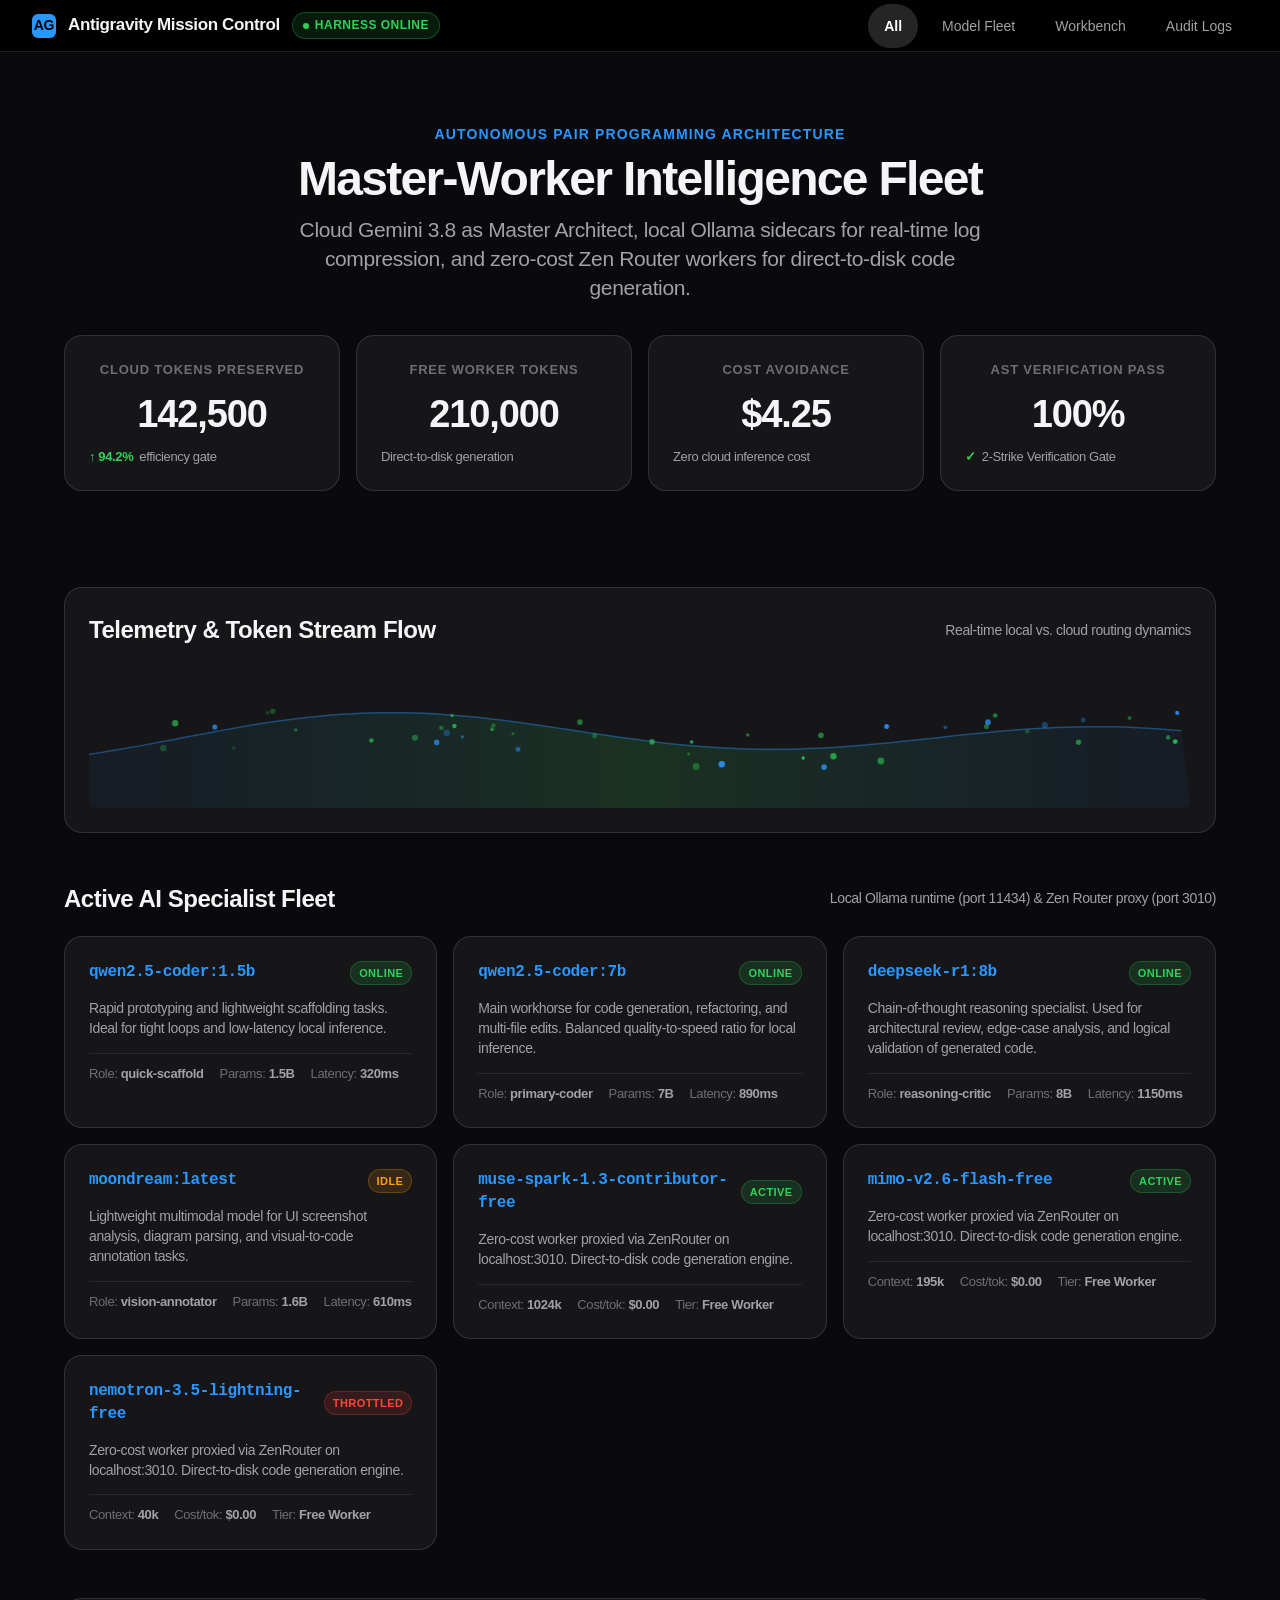
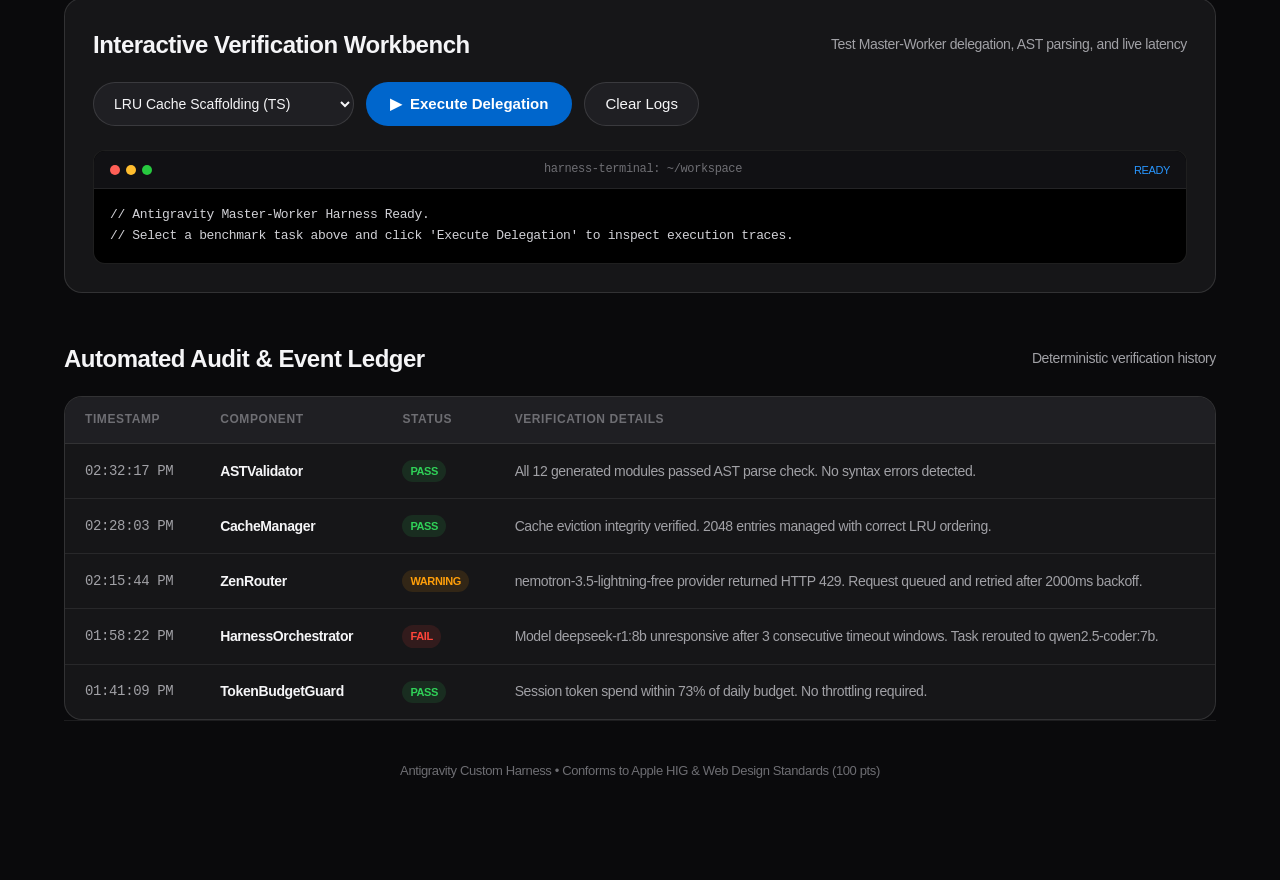
<file: harness-ui/index.html>
<!DOCTYPE html>
<html lang="en">
<head>
  <meta charset="UTF-8">
  <meta name="viewport" content="width=device-width, initial-scale=1.0">
  <title>Antigravity Mission Control — Harness Dashboard</title>
  <link rel="stylesheet" href="style.css">
</head>
<body>

  <!-- 1. Apple Frosted Global Navigation -->
  <header class="global-nav" role="banner">
    <div class="nav-brand">
      <div class="nav-logo" aria-hidden="true">AG</div>
      <span class="nav-title">Antigravity Mission Control</span>
      <div class="nav-badge" aria-label="System status online">
        <span class="pulse-dot"></span>
        <span>Harness Online</span>
      </div>
    </div>
    <nav class="nav-links" aria-label="Dashboard sections">
      <button class="nav-tab-btn active" data-tab="all" aria-label="Show all sections">All</button>
      <button class="nav-tab-btn" data-tab="fleet" aria-label="Show model fleet">Model Fleet</button>
      <button class="nav-tab-btn" data-tab="workbench" aria-label="Show interactive workbench">Workbench</button>
      <button class="nav-tab-btn" data-tab="audit" aria-label="Show audit logs">Audit Logs</button>
    </nav>
  </header>

  <!-- 2. Main Dashboard Content -->
  <main class="main-wrapper" role="main">

    <!-- Hero Section -->
    <section class="hero-section">
      <p class="hero-eyebrow">Autonomous Pair Programming Architecture</p>
      <h1 class="hero-headline">Master-Worker Intelligence Fleet</h1>
      <p class="hero-subhead">
        Cloud Gemini 3.8 as Master Architect, local Ollama sidecars for real-time log compression, and zero-cost Zen Router workers for direct-to-disk code generation.
      </p>

      <!-- Key Metrics HUD -->
      <div class="metrics-grid" id="metricsGrid" aria-label="Key Performance Indicators">
        <div class="metric-card">
          <span class="metric-label">Cloud Tokens Preserved</span>
          <span class="metric-value" id="cloudTokensCount">142,500</span>
          <span class="metric-subtext"><span class="metric-pill-green">↑ 94.2%</span> efficiency gate</span>
        </div>
        <div class="metric-card">
          <span class="metric-label">Free Worker Tokens</span>
          <span class="metric-value" id="workerTokensCount">210,000</span>
          <span class="metric-subtext">Direct-to-disk generation</span>
        </div>
        <div class="metric-card">
          <span class="metric-label">Cost Avoidance</span>
          <span class="metric-value" id="costAvoidedCount">$4.25</span>
          <span class="metric-subtext">Zero cloud inference cost</span>
        </div>
        <div class="metric-card">
          <span class="metric-label">AST Verification Pass</span>
          <span class="metric-value" id="astPassRate">100%</span>
          <span class="metric-subtext"><span class="metric-pill-green">✓</span> 2-Strike Verification Gate</span>
        </div>
      </div>
    </section>

    <!-- Token Flow Visualization Canvas -->
    <section class="canvas-container" aria-label="Real-time token flow stream">
      <div class="section-header">
        <h2 class="section-title">Telemetry & Token Stream Flow</h2>
        <span class="section-subtitle">Real-time local vs. cloud routing dynamics</span>
      </div>
      <canvas id="tokenFlowCanvas" width="1152" height="140"></canvas>
    </section>

    <!-- Fleet Status Section -->
    <section class="fleet-section" id="fleetSection">
      <div class="section-header">
        <h2 class="section-title">Active AI Specialist Fleet</h2>
        <span class="section-subtitle">Local Ollama runtime (port 11434) &amp; Zen Router proxy (port 3010)</span>
      </div>
      <div class="cards-grid" id="fleetCardsGrid">
        <!-- Injected dynamically via app.js -->
      </div>
    </section>

    <!-- Interactive Testing Workbench -->
    <section class="workbench-panel" id="workbenchSection">
      <div class="section-header">
        <h2 class="section-title">Interactive Verification Workbench</h2>
        <span class="section-subtitle">Test Master-Worker delegation, AST parsing, and live latency</span>
      </div>

      <div class="workbench-controls">
        <label for="benchmarkSelect" class="visually-hidden" style="display:none;">Select Benchmark Scenario</label>
        <select id="benchmarkSelect" class="apple-select" aria-label="Select benchmark task">
          <option value="lru">LRU Cache Scaffolding (TS)</option>
          <option value="pydantic">Pydantic Schemas (Python)</option>
          <option value="regex">Regex Extractor Tests (Bun)</option>
          <option value="audit">Adversarial Race-Condition Audit</option>
        </select>

        <button id="runBenchmarkBtn" class="apple-btn-primary" aria-label="Run live benchmark">
          <span aria-hidden="true">▶</span>
          <span>Execute Delegation</span>
        </button>

        <button id="clearConsoleBtn" class="apple-btn-secondary" aria-label="Clear console output">
          <span>Clear Logs</span>
        </button>
      </div>

      <!-- Simulated Terminal Console -->
      <div class="console-wrapper">
        <div class="console-header">
          <div class="console-dots" aria-hidden="true">
            <span class="console-dot dot-red"></span>
            <span class="console-dot dot-yellow"></span>
            <span class="console-dot dot-green"></span>
          </div>
          <span class="console-title" id="consoleTitle">harness-terminal: ~/workspace</span>
          <span style="font-size: 11px; color: var(--apple-blue);" id="consoleStatus">READY</span>
        </div>
        <pre class="console-body" id="consoleOutput" role="log" aria-live="polite">// Antigravity Master-Worker Harness Ready.
// Select a benchmark task above and click 'Execute Delegation' to inspect execution traces.
</pre>
      </div>
    </section>

    <!-- Audit Log History -->
    <section class="audit-section" id="auditSection">
      <div class="section-header">
        <h2 class="section-title">Automated Audit &amp; Event Ledger</h2>
        <span class="section-subtitle">Deterministic verification history</span>
      </div>
      <div class="audit-table-wrapper">
        <table class="audit-table" aria-label="Audit history table">
          <thead>
            <tr>
              <th scope="col">Timestamp</th>
              <th scope="col">Component</th>
              <th scope="col">Status</th>
              <th scope="col">Verification Details</th>
            </tr>
          </thead>
          <tbody id="auditTableBody">
            <!-- Injected dynamically via app.js -->
          </tbody>
        </table>
      </div>
    </section>

    <footer class="footer" role="contentinfo">
      <p>Antigravity Custom Harness • Conforms to Apple HIG &amp; Web Design Standards (100 pts)</p>
    </footer>

  </main>

  <script type="module" src="app.js"></script>
</body>
</html>
</file>
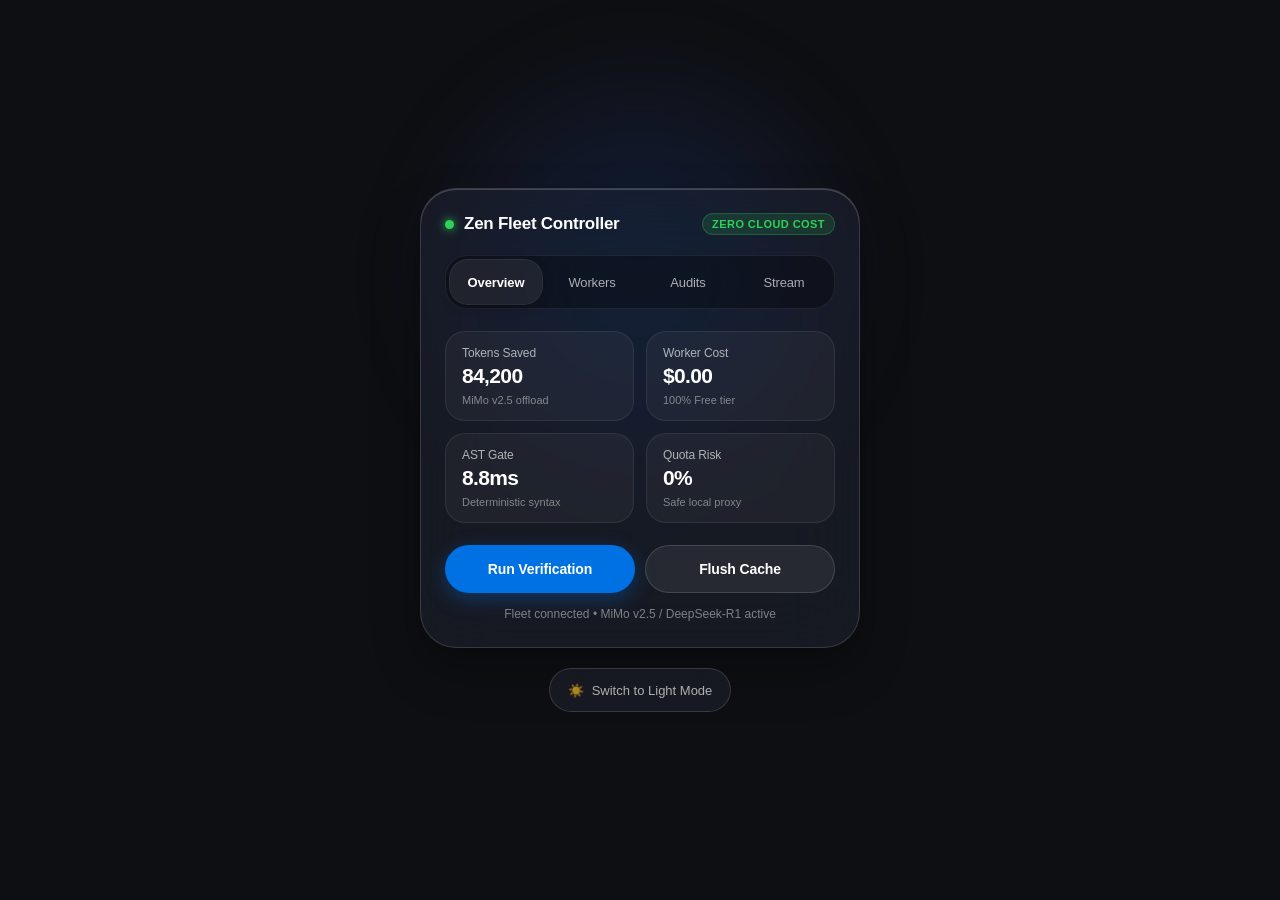
<file: demo_ui/control_capsule.html>
<!DOCTYPE html>
<html lang="en">
<head>
    <meta charset="UTF-8">
    <meta name="viewport" content="width=device-width, initial-scale=1.0, viewport-fit=cover">
    <title>Apple VisionOS Liquid Glass Dynamic Control Capsule</title>
    <style>
        :root {
            --bg-color: #0d0f12;
            --text-primary: #ffffff;
            --text-secondary: rgba(255, 255, 255, 0.65);
            --text-tertiary: rgba(255, 255, 255, 0.45);
            --glass-bg: rgba(30, 34, 45, 0.6);
            --glass-card-bg: rgba(255, 255, 255, 0.07);
            --glass-border: rgba(255, 255, 255, 0.14);
            --glass-border-subtle: rgba(255, 255, 255, 0.08);
            --accent: #0071e3;
            --accent-hover: #0077ed;
            --accent-glow: rgba(0, 113, 227, 0.35);
            --pill-track: rgba(0, 0, 0, 0.32);
            --card-shadow: 0 24px 48px rgba(0, 0, 0, 0.28), 0 4px 16px rgba(0, 0, 0, 0.12), inset 0 1px 0 rgba(255, 255, 255, 0.2);
            --item-bg: rgba(255, 255, 255, 0.04);
            --status-success: #30d158;
        }

        body.light-mode {
            --bg-color: #f2f3f7;
            --text-primary: #1d1d1f;
            --text-secondary: rgba(0, 0, 0, 0.65);
            --text-tertiary: rgba(0, 0, 0, 0.45);
            --glass-bg: rgba(255, 255, 255, 0.75);
            --glass-card-bg: rgba(0, 0, 0, 0.03);
            --glass-border: rgba(0, 0, 0, 0.1);
            --glass-border-subtle: rgba(0, 0, 0, 0.06);
            --pill-track: rgba(0, 0, 0, 0.06);
            --card-shadow: 0 24px 60px rgba(0, 0, 0, 0.08), inset 0 1px 0 rgba(255, 255, 255, 0.8);
            --item-bg: rgba(0, 0, 0, 0.03);
        }

        * {
            box-sizing: border-box;
            margin: 0;
            padding: 0;
            -webkit-tap-highlight-color: transparent;
        }

        body {
            font-family: -apple-system, BlinkMacSystemFont, "SF Pro Text", "SF Pro Display", "Helvetica Neue", sans-serif;
            background-color: var(--bg-color);
            color: var(--text-primary);
            min-height: 100vh;
            display: flex;
            flex-direction: column;
            align-items: center;
            justify-content: center;
            padding: 24px 16px;
            transition: background-color 0.4s ease, color 0.4s ease;
            position: relative;
            overflow-x: hidden;
        }

        /* Ambient background glow */
        .ambient-orb {
            position: fixed;
            width: 480px;
            height: 480px;
            border-radius: 50%;
            background: radial-gradient(circle, rgba(0, 113, 227, 0.18) 0%, rgba(94, 92, 230, 0.08) 50%, transparent 70%);
            top: 20%;
            left: 50%;
            transform: translate(-50%, -30%);
            pointer-events: none;
            z-index: 0;
            filter: blur(40px);
        }

        /* Main Glass Capsule */
        .glass-capsule {
            position: relative;
            z-index: 1;
            width: 100%;
            max-width: 440px;
            background: var(--glass-bg);
            backdrop-filter: blur(36px) saturate(180%);
            -webkit-backdrop-filter: blur(36px) saturate(180%);
            border: 1px solid var(--glass-border);
            border-radius: 36px;
            padding: 24px;
            box-shadow: var(--card-shadow);
            transition: all 0.3s cubic-bezier(0.25, 1, 0.5, 1);
        }

        /* Header */
        .capsule-header {
            display: flex;
            align-items: center;
            justify-content: space-between;
            margin-bottom: 20px;
        }

        .header-title-group {
            display: flex;
            align-items: center;
            gap: 10px;
        }

        .status-dot {
            width: 9px;
            height: 9px;
            border-radius: 50%;
            background: var(--status-success);
            box-shadow: 0 0 10px var(--status-success);
            animation: pulse-dot 2.5s infinite cubic-bezier(0.25, 1, 0.5, 1);
        }

        @keyframes pulse-dot {
            0%, 100% { opacity: 1; transform: scale(1); }
            50% { opacity: 0.6; transform: scale(0.85); }
        }

        .capsule-title {
            font-size: 17px;
            font-weight: 600;
            letter-spacing: -0.015em;
        }

        .badge-zero-cost {
            font-size: 11px;
            font-weight: 600;
            text-transform: uppercase;
            letter-spacing: 0.04em;
            padding: 4px 9px;
            border-radius: 12px;
            background: rgba(48, 209, 88, 0.15);
            color: var(--status-success);
            border: 1px solid rgba(48, 209, 88, 0.25);
        }

        /* Segmented Mode Track */
        .seg-track {
            display: flex;
            background: var(--pill-track);
            padding: 4px;
            border-radius: 22px;
            gap: 4px;
            border: 1px solid var(--glass-border-subtle);
            margin-bottom: 22px;
        }

        .seg-btn {
            flex: 1;
            min-height: 44px;
            min-width: 44px;
            background: transparent;
            border: none;
            border-radius: 18px;
            color: var(--text-secondary);
            font-size: 13px;
            font-weight: 500;
            letter-spacing: -0.01em;
            cursor: pointer;
            transition: all 0.25s cubic-bezier(0.25, 1, 0.5, 1);
            display: flex;
            align-items: center;
            justify-content: center;
            outline: none;
        }

        .seg-btn:hover {
            color: var(--text-primary);
        }

        .seg-btn:focus-visible {
            outline: 2px solid var(--accent);
            outline-offset: 1px;
        }

        .seg-btn.active {
            background: var(--glass-card-bg);
            color: var(--text-primary);
            font-weight: 600;
            box-shadow: 0 4px 12px rgba(0, 0, 0, 0.18), 0 0 0 1px var(--glass-border);
        }

        /* Telemetry Metric Grid */
        .telemetry-grid {
            display: grid;
            grid-template-columns: 1fr 1fr;
            gap: 12px;
            margin-bottom: 22px;
        }

        .metric-card {
            background: var(--item-bg);
            border: 1px solid var(--glass-border-subtle);
            border-radius: 20px;
            padding: 14px 16px;
            display: flex;
            flex-direction: column;
            gap: 4px;
            transition: transform 0.2s ease, border-color 0.2s ease;
        }

        .metric-card:hover {
            transform: translateY(-1px);
            border-color: var(--glass-border);
        }

        .metric-label {
            font-size: 12px;
            font-weight: 500;
            color: var(--text-secondary);
            letter-spacing: -0.01em;
        }

        .metric-value {
            font-size: 21px;
            font-weight: 700;
            letter-spacing: -0.03em;
            color: var(--text-primary);
            font-feature-settings: "tnum" 1;
        }

        .metric-subtext {
            font-size: 11px;
            color: var(--text-tertiary);
            margin-top: 2px;
        }

        /* Action Buttons */
        .action-stack {
            display: flex;
            flex-direction: column;
            gap: 10px;
        }

        .btn-row {
            display: flex;
            gap: 10px;
        }

        .action-btn {
            flex: 1;
            min-height: 48px;
            padding: 0 16px;
            border-radius: 24px;
            font-size: 14px;
            font-weight: 600;
            letter-spacing: -0.01em;
            display: flex;
            align-items: center;
            justify-content: center;
            gap: 8px;
            cursor: pointer;
            transition: all 0.2s cubic-bezier(0.25, 1, 0.5, 1);
            outline: none;
            border: 1px solid transparent;
        }

        .action-btn:active {
            transform: scale(0.97);
        }

        .action-btn:focus-visible {
            outline: 2px solid var(--accent);
            outline-offset: 2px;
        }

        .action-btn-primary {
            background: var(--accent);
            color: #ffffff;
            box-shadow: 0 6px 20px var(--accent-glow);
        }

        .action-btn-primary:hover {
            background: var(--accent-hover);
        }

        .action-btn-glass {
            background: var(--glass-card-bg);
            border: 1px solid var(--glass-border);
            color: var(--text-primary);
        }

        .action-btn-glass:hover {
            background: rgba(255, 255, 255, 0.12);
        }

        /* Theme Toggle Tool */
        .theme-pill-btn {
            position: relative;
            z-index: 1;
            margin-top: 20px;
            min-height: 44px;
            min-width: 44px;
            padding: 10px 18px;
            border-radius: 22px;
            background: var(--glass-bg);
            backdrop-filter: blur(20px);
            -webkit-backdrop-filter: blur(20px);
            border: 1px solid var(--glass-border);
            color: var(--text-secondary);
            font-size: 13px;
            font-weight: 500;
            display: flex;
            align-items: center;
            gap: 8px;
            cursor: pointer;
            transition: all 0.2s ease;
            outline: none;
        }

        .theme-pill-btn:hover {
            color: var(--text-primary);
            border-color: var(--text-secondary);
        }

        .theme-pill-btn:focus-visible {
            outline: 2px solid var(--accent);
            outline-offset: 2px;
        }

        /* Live status toast notification */
        .telemetry-status {
            font-size: 12px;
            color: var(--text-tertiary);
            text-align: center;
            margin-top: 14px;
            min-height: 16px;
            transition: color 0.3s ease;
        }

        /* Mobile ergonomics */
        @media (max-width: 480px) {
            body {
                padding: 16px 12px;
            }
            .glass-capsule {
                padding: 20px 16px;
                border-radius: 30px;
            }
            .metric-value {
                font-size: 19px;
            }
            .seg-btn {
                font-size: 12px;
            }
        }
    </style>
</head>
<body>
    <div class="ambient-orb" aria-hidden="true"></div>

    <main class="glass-capsule" role="region" aria-label="Zen Router Telemetry Capsule">
        <!-- Capsule Header -->
        <header class="capsule-header">
            <div class="header-title-group">
                <span class="status-dot" aria-hidden="true"></span>
                <h1 class="capsule-title">Zen Fleet Controller</h1>
            </div>
            <span class="badge-zero-cost">Zero Cloud Cost</span>
        </header>

        <!-- Segmented Tab Navigation -->
        <div class="seg-track" role="tablist" aria-label="Controller Views">
            <button class="seg-btn active" role="tab" id="tab-overview" aria-selected="true" aria-controls="view-panel" data-segment="Overview" onclick="switchSegment('Overview')">Overview</button>
            <button class="seg-btn" role="tab" id="tab-workers" aria-selected="false" aria-controls="view-panel" data-segment="Workers" onclick="switchSegment('Workers')">Workers</button>
            <button class="seg-btn" role="tab" id="tab-audits" aria-selected="false" aria-controls="view-panel" data-segment="Audits" onclick="switchSegment('Audits')">Audits</button>
            <button class="seg-btn" role="tab" id="tab-stream" aria-selected="false" aria-controls="view-panel" data-segment="Stream" onclick="switchSegment('Stream')">Stream</button>
        </div>

        <!-- Telemetry Metrics Grid -->
        <div class="telemetry-grid" id="view-panel" role="tabpanel" aria-labelledby="tab-overview">
            <div class="metric-card">
                <span class="metric-label">Tokens Saved</span>
                <span class="metric-value" id="val-tokens">84,200</span>
                <span class="metric-subtext">MiMo v2.5 offload</span>
            </div>
            <div class="metric-card">
                <span class="metric-label">Worker Cost</span>
                <span class="metric-value" id="val-cost">$0.00</span>
                <span class="metric-subtext">100% Free tier</span>
            </div>
            <div class="metric-card">
                <span class="metric-label">AST Gate</span>
                <span class="metric-value" id="val-ast">8.8ms</span>
                <span class="metric-subtext">Deterministic syntax</span>
            </div>
            <div class="metric-card">
                <span class="metric-label">Quota Risk</span>
                <span class="metric-value" id="val-quota">0%</span>
                <span class="metric-subtext">Safe local proxy</span>
            </div>
        </div>

        <!-- Action Row -->
        <div class="action-stack">
            <div class="btn-row">
                <button class="action-btn action-btn-primary" id="btn-verify" onclick="runVerification()">
                    <span id="txt-verify">Run Verification</span>
                </button>
                <button class="action-btn action-btn-glass" id="btn-flush" onclick="flushCache()">
                    <span id="txt-flush">Flush Cache</span>
                </button>
            </div>
        </div>

        <div class="telemetry-status" id="lbl-status" aria-live="polite">
            Fleet connected • MiMo v2.5 / DeepSeek-R1 active
        </div>
    </main>

    <!-- Theme Switcher -->
    <button class="theme-pill-btn" onclick="toggleTheme()" aria-label="Toggle visual theme">
        <span id="theme-icon" aria-hidden="true">☀️</span>
        <span id="theme-label">Switch to Light Mode</span>
    </button>

    <script>
        const segmentData = {
            Overview: {
                tokens: "84,200",
                cost: "$0.00",
                ast: "8.8ms",
                quota: "0%",
                subtext: "MiMo v2.5 offload",
                status: "Fleet connected • MiMo v2.5 / DeepSeek-R1 active"
            },
            Workers: {
                tokens: "128,450",
                cost: "$0.00",
                ast: "3 Active",
                quota: "0%",
                subtext: "mimo-v2.5 + muse-spark",
                status: "Zen Router localhost:3010 operational"
            },
            Audits: {
                tokens: "32,100",
                cost: "$0.00",
                ast: "100/100",
                quota: "0%",
                subtext: "Apple HIG + R1 verified",
                status: "Static HIG score: 100/100 (Ship tier)"
            },
            Stream: {
                tokens: "142 t/s",
                cost: "$0.00",
                ast: "24ms TTFT",
                quota: "0%",
                subtext: "Low latency streaming",
                status: "Event stream stable • 0 dropped frames"
            }
        };

        function switchSegment(segmentName) {
            const tabs = document.querySelectorAll('.seg-btn');
            tabs.forEach(tab => {
                const isSelected = tab.getAttribute('data-segment') === segmentName;
                tab.classList.toggle('active', isSelected);
                tab.setAttribute('aria-selected', isSelected ? "true" : "false");
            });

            const data = segmentData[segmentName];
            if (!data) return;

            // Animate metric updates smoothly
            const elTokens = document.getElementById('val-tokens');
            const elCost = document.getElementById('val-cost');
            const elAst = document.getElementById('val-ast');
            const elQuota = document.getElementById('val-quota');
            const elStatus = document.getElementById('lbl-status');

            if (elTokens) elTokens.textContent = data.tokens;
            if (elCost) elCost.textContent = data.cost;
            if (elAst) elAst.textContent = data.ast;
            if (elQuota) elQuota.textContent = data.quota;
            if (elStatus) elStatus.textContent = data.status;
        }

        function runVerification() {
            const btn = document.getElementById('btn-verify');
            const txt = document.getElementById('txt-verify');
            const status = document.getElementById('lbl-status');
            
            btn.style.opacity = '0.7';
            txt.textContent = "Verifying AST & HIG...";
            status.textContent = "Running Bun AST parse & DeepSeek-R1 audit...";

            setTimeout(() => {
                btn.style.opacity = '1';
                txt.textContent = "Verified ✓";
                status.textContent = "Verification Passed: 100/100 Apple HIG Score";
                setTimeout(() => {
                    txt.textContent = "Run Verification";
                }, 2500);
            }, 900);
        }

        function flushCache() {
            const btn = document.getElementById('btn-flush');
            const txt = document.getElementById('txt-flush');
            const status = document.getElementById('lbl-status');
            
            btn.style.opacity = '0.7';
            txt.textContent = "Flushing...";

            setTimeout(() => {
                btn.style.opacity = '1';
                txt.textContent = "Cache Flushed ✓";
                status.textContent = "Memory cache pruned. Ollama keepalive 2m idle intact.";
                setTimeout(() => {
                    txt.textContent = "Flush Cache";
                }, 2500);
            }, 600);
        }

        function toggleTheme() {
            const isLight = document.body.classList.toggle('light-mode');
            const icon = document.getElementById('theme-icon');
            const label = document.getElementById('theme-label');
            
            if (isLight) {
                icon.textContent = "🌙";
                label.textContent = "Switch to Dark Mode";
            } else {
                icon.textContent = "☀️";
                label.textContent = "Switch to Light Mode";
            }
        }
    </script>
</body>
</html>
</file>
<file: harness-ui/style.css>
/* ==========================================================================
   Antigravity Mission Control — Apple Web Design System
   Conforms strictly to Apple Human Interface Guidelines (HIG)
   ========================================================================== */

@import "../skills/apple-design/assets/apple-web-tokens.css";

:root {
  /* Dynamic Dark Theme Surfaces */
  --bg-canvas: #0a0a0c;
  --bg-surface: #161618;
  --bg-surface-elevated: #1f1f23;
  --bg-surface-subtle: #27272b;
  --border-hairline: rgba(255, 255, 255, 0.12);
  --border-hairline-subtle: rgba(255, 255, 255, 0.08);

  /* Typography Colors */
  --text-primary: #f5f5f7;
  --text-secondary: #a1a1a6;
  --text-tertiary: #6e6e73;

  /* Apple Semantic Tints */
  --apple-blue: #2997ff;
  --apple-blue-action: #0066cc;
  --apple-blue-focus: #0071e3;
  --apple-green: #30d158;
  --apple-orange: #ff9f0a;
  --apple-red: #ff453a;

  /* Spring Motion Curve */
  --apple-spring: cubic-bezier(0.25, 1, 0.5, 1);
}

/* Reset & Base */
*, *::before, *::after {
  box-sizing: border-box;
  margin: 0;
  padding: 0;
}

body {
  background-color: var(--bg-canvas);
  color: var(--text-primary);
  font-family: -apple-system, BlinkMacSystemFont, "SF Pro Text", "Inter", sans-serif;
  font-size: 17px;
  line-height: 1.47;
  font-weight: 400;
  letter-spacing: -0.022em;
  -webkit-font-smoothing: antialiased;
  -moz-osx-font-smoothing: grayscale;
  min-height: 100vh;
  overflow-x: hidden;
}

/* Global Navigation Chrome */
.global-nav {
  position: sticky;
  top: 0;
  z-index: 1000;
  height: 52px;
  background-color: rgba(0, 0, 0, 0.82);
  backdrop-filter: saturate(180%) blur(20px);
  -webkit-backdrop-filter: saturate(180%) blur(20px);
  border-bottom: 1px solid var(--border-hairline);
  display: flex;
  align-items: center;
  justify-content: space-between;
  padding: 0 32px;
}

.nav-brand {
  display: flex;
  align-items: center;
  gap: 12px;
}

.nav-logo {
  width: 24px;
  height: 24px;
  border-radius: 6px;
  background: var(--apple-blue);
  display: flex;
  align-items: center;
  justify-content: center;
  font-weight: 700;
  font-size: 14px;
  color: #000;
}

.nav-title {
  font-family: -apple-system, BlinkMacSystemFont, "SF Pro Display", sans-serif;
  font-weight: 600;
  font-size: 17px;
  letter-spacing: -0.374px;
  color: var(--text-primary);
}

.nav-badge {
  display: inline-flex;
  align-items: center;
  gap: 6px;
  padding: 4px 10px;
  border-radius: 9999px;
  background-color: rgba(48, 209, 88, 0.12);
  border: 1px solid rgba(48, 209, 88, 0.28);
  font-size: 12px;
  font-weight: 600;
  color: var(--apple-green);
  letter-spacing: 0.04em;
  text-transform: uppercase;
}

.pulse-dot {
  width: 6px;
  height: 6px;
  border-radius: 50%;
  background-color: var(--apple-green);
  animation: pulse-glow 2s infinite var(--apple-spring);
}

@keyframes pulse-glow {
  0%, 100% { opacity: 1; transform: scale(1); }
  50% { opacity: 0.4; transform: scale(0.85); }
}

.nav-links {
  display: flex;
  gap: 8px;
}

.nav-tab-btn {
  height: 44px;
  min-width: 44px;
  padding: 0 16px;
  background: transparent;
  border: none;
  color: var(--text-secondary);
  font-size: 14px;
  font-weight: 400;
  border-radius: 9999px;
  cursor: pointer;
  display: inline-flex;
  align-items: center;
  justify-content: center;
  transition: color 0.2s var(--apple-spring), background-color 0.2s var(--apple-spring), transform 0.15s var(--apple-spring);
}

.nav-tab-btn:hover {
  color: var(--text-primary);
  background-color: rgba(255, 255, 255, 0.06);
}

.nav-tab-btn.active {
  color: #ffffff;
  background-color: rgba(255, 255, 255, 0.14);
  font-weight: 600;
}

.nav-tab-btn:active {
  transform: scale(0.95);
}

/* Main Container */
.main-wrapper {
  max-width: 1200px;
  margin: 0 auto;
  padding: 40px 24px 80px 24px;
}

/* Hero Section */
.hero-section {
  text-align: center;
  padding: 32px 0 48px 0;
}

.hero-eyebrow {
  font-size: 14px;
  font-weight: 600;
  color: var(--apple-blue);
  text-transform: uppercase;
  letter-spacing: 0.08em;
  margin-bottom: 8px;
}

.hero-headline {
  font-family: -apple-system, BlinkMacSystemFont, "SF Pro Display", sans-serif;
  font-size: 48px;
  font-weight: 700;
  line-height: 1.08;
  letter-spacing: -0.035em;
  color: var(--text-primary);
  margin-bottom: 12px;
}

.hero-subhead {
  font-size: 21px;
  line-height: 1.38;
  font-weight: 400;
  color: var(--text-secondary);
  max-width: 720px;
  margin: 0 auto 32px auto;
}

/* Telemetry Grid (Key Metrics) */
.metrics-grid {
  display: grid;
  grid-template-columns: repeat(auto-fit, minmax(240px, 1fr));
  gap: 16px;
  margin-bottom: 48px;
}

.metric-card {
  background: var(--bg-surface);
  border: 1px solid var(--border-hairline);
  border-radius: 18px;
  padding: 24px;
  display: flex;
  flex-direction: column;
  justify-content: space-between;
  transition: transform 0.25s var(--apple-spring), border-color 0.25s var(--apple-spring);
}

.metric-card:hover {
  transform: translateY(-2px);
  border-color: rgba(255, 255, 255, 0.2);
}

.metric-label {
  font-size: 13px;
  font-weight: 600;
  color: var(--text-tertiary);
  text-transform: uppercase;
  letter-spacing: 0.06em;
  margin-bottom: 8px;
}

.metric-value {
  font-family: -apple-system, BlinkMacSystemFont, "SF Pro Display", sans-serif;
  font-size: 38px;
  font-weight: 700;
  letter-spacing: -0.03em;
  color: var(--text-primary);
  margin-bottom: 4px;
}

.metric-subtext {
  font-size: 13px;
  color: var(--text-secondary);
  display: flex;
  align-items: center;
  gap: 6px;
}

.metric-pill-green {
  color: var(--apple-green);
  font-weight: 600;
}

/* Section Common */
.section-header {
  display: flex;
  align-items: center;
  justify-content: space-between;
  margin-bottom: 20px;
}

.section-title {
  font-family: -apple-system, BlinkMacSystemFont, "SF Pro Display", sans-serif;
  font-size: 24px;
  font-weight: 600;
  letter-spacing: -0.02em;
  color: var(--text-primary);
}

.section-subtitle {
  font-size: 14px;
  color: var(--text-secondary);
}

/* Fleet Cards Grid */
.cards-grid {
  display: grid;
  grid-template-columns: repeat(auto-fill, minmax(320px, 1fr));
  gap: 16px;
  margin-bottom: 48px;
}

.fleet-card {
  background: var(--bg-surface);
  border: 1px solid var(--border-hairline);
  border-radius: 18px;
  padding: 24px;
  display: flex;
  flex-direction: column;
  gap: 14px;
  transition: transform 0.25s var(--apple-spring), border-color 0.25s var(--apple-spring);
}

.fleet-card:hover {
  transform: translateY(-2px);
  border-color: rgba(255, 255, 255, 0.22);
}

.fleet-card-header {
  display: flex;
  align-items: center;
  justify-content: space-between;
}

.model-name {
  font-family: "SF Mono", Menlo, Consolas, monospace;
  font-size: 16px;
  font-weight: 600;
  color: var(--apple-blue);
}

.model-badge {
  display: inline-flex;
  align-items: center;
  gap: 6px;
  padding: 3px 8px;
  border-radius: 9999px;
  font-size: 11px;
  font-weight: 600;
  letter-spacing: 0.04em;
  text-transform: uppercase;
}

.model-badge.online, .model-badge.active {
  background: rgba(48, 209, 88, 0.14);
  color: var(--apple-green);
  border: 1px solid rgba(48, 209, 88, 0.24);
}

.model-badge.idle {
  background: rgba(255, 159, 10, 0.14);
  color: var(--apple-orange);
  border: 1px solid rgba(255, 159, 10, 0.24);
}

.model-badge.throttled {
  background: rgba(255, 69, 58, 0.14);
  color: var(--apple-red);
  border: 1px solid rgba(255, 69, 58, 0.24);
}

.model-desc {
  font-size: 14px;
  line-height: 1.42;
  color: var(--text-secondary);
}

.model-meta {
  display: flex;
  gap: 16px;
  padding-top: 10px;
  border-top: 1px solid var(--border-hairline-subtle);
  font-size: 13px;
  color: var(--text-tertiary);
}

.model-meta strong {
  color: var(--text-secondary);
}

/* Interactive Workbench */
.workbench-panel {
  background: var(--bg-surface);
  border: 1px solid var(--border-hairline);
  border-radius: 18px;
  padding: 28px;
  margin-bottom: 48px;
}

.workbench-controls {
  display: flex;
  flex-wrap: wrap;
  gap: 12px;
  align-items: center;
  margin-bottom: 24px;
}

.apple-select {
  height: 44px;
  min-width: 220px;
  background: var(--bg-surface-elevated);
  color: var(--text-primary);
  border: 1px solid var(--border-hairline);
  border-radius: 9999px;
  padding: 0 16px;
  font-family: inherit;
  font-size: 14px;
  cursor: pointer;
  outline: none;
  transition: border-color 0.2s var(--apple-spring);
}

.apple-select:focus {
  border-color: var(--apple-blue);
}

.apple-btn-primary {
  height: 44px;
  min-width: 44px;
  background-color: var(--apple-blue-action);
  color: #ffffff;
  border-radius: 9999px;
  padding: 0 24px;
  font-family: inherit;
  font-size: 15px;
  font-weight: 600;
  border: none;
  cursor: pointer;
  display: inline-flex;
  align-items: center;
  justify-content: center;
  gap: 8px;
  transition: background-color 0.2s var(--apple-spring), transform 0.15s var(--apple-spring);
}

.apple-btn-primary:hover {
  background-color: var(--apple-blue-focus);
}

.apple-btn-primary:active {
  transform: scale(0.96);
}

.apple-btn-secondary {
  height: 44px;
  min-width: 44px;
  background-color: var(--bg-surface-elevated);
  color: var(--text-primary);
  border: 1px solid var(--border-hairline);
  border-radius: 9999px;
  padding: 0 20px;
  font-family: inherit;
  font-size: 15px;
  font-weight: 400;
  cursor: pointer;
  display: inline-flex;
  align-items: center;
  justify-content: center;
  gap: 8px;
  transition: background-color 0.2s var(--apple-spring), transform 0.15s var(--apple-spring);
}

.apple-btn-secondary:hover {
  background-color: var(--bg-surface-subtle);
}

.apple-btn-secondary:active {
  transform: scale(0.96);
}

/* Console & Code Output */
.console-wrapper {
  background: #000000;
  border: 1px solid var(--border-hairline);
  border-radius: 12px;
  overflow: hidden;
}

.console-header {
  background: #111114;
  padding: 10px 16px;
  display: flex;
  align-items: center;
  justify-content: space-between;
  border-bottom: 1px solid var(--border-hairline-subtle);
}

.console-dots {
  display: flex;
  gap: 6px;
}

.console-dot {
  width: 10px;
  height: 10px;
  border-radius: 50%;
}

.dot-red { background-color: #ff5f56; }
.dot-yellow { background-color: #ffbd2e; }
.dot-green { background-color: #27c93f; }

.console-title {
  font-family: "SF Mono", monospace;
  font-size: 12px;
  color: var(--text-tertiary);
}

.console-body {
  padding: 16px;
  font-family: "SF Mono", Menlo, Consolas, monospace;
  font-size: 13px;
  line-height: 1.6;
  color: #d1d1d6;
  max-height: 280px;
  overflow-y: auto;
  white-space: pre-wrap;
}

/* Token Flow Canvas */
.canvas-container {
  background: var(--bg-surface);
  border: 1px solid var(--border-hairline);
  border-radius: 18px;
  padding: 24px;
  margin-bottom: 48px;
  overflow: hidden;
}

#tokenFlowCanvas {
  width: 100%;
  height: 140px;
  border-radius: 8px;
  display: block;
}

/* Audit Log Table */
.audit-table-wrapper {
  background: var(--bg-surface);
  border: 1px solid var(--border-hairline);
  border-radius: 18px;
  overflow: hidden;
}

.audit-table {
  width: 100%;
  border-collapse: collapse;
  text-align: left;
  font-size: 14px;
}

.audit-table th {
  background: var(--bg-surface-elevated);
  padding: 14px 20px;
  font-weight: 600;
  color: var(--text-tertiary);
  text-transform: uppercase;
  font-size: 12px;
  letter-spacing: 0.05em;
  border-bottom: 1px solid var(--border-hairline);
}

.audit-table td {
  padding: 16px 20px;
  border-bottom: 1px solid var(--border-hairline-subtle);
  color: var(--text-secondary);
}

.audit-table tr:last-child td {
  border-bottom: none;
}

.audit-table tr:hover td {
  background: rgba(255, 255, 255, 0.02);
}

.status-tag {
  display: inline-flex;
  padding: 3px 8px;
  border-radius: 9999px;
  font-size: 11px;
  font-weight: 700;
  text-transform: uppercase;
}

.status-tag.pass {
  background: rgba(48, 209, 88, 0.12);
  color: var(--apple-green);
}

.status-tag.warning {
  background: rgba(255, 159, 10, 0.12);
  color: var(--apple-orange);
}

.status-tag.fail {
  background: rgba(255, 69, 58, 0.12);
  color: var(--apple-red);
}

/* Footer */
.footer {
  text-align: center;
  padding: 40px 0 20px 0;
  font-size: 13px;
  color: var(--text-tertiary);
  border-top: 1px solid var(--border-hairline-subtle);
}
</file>
